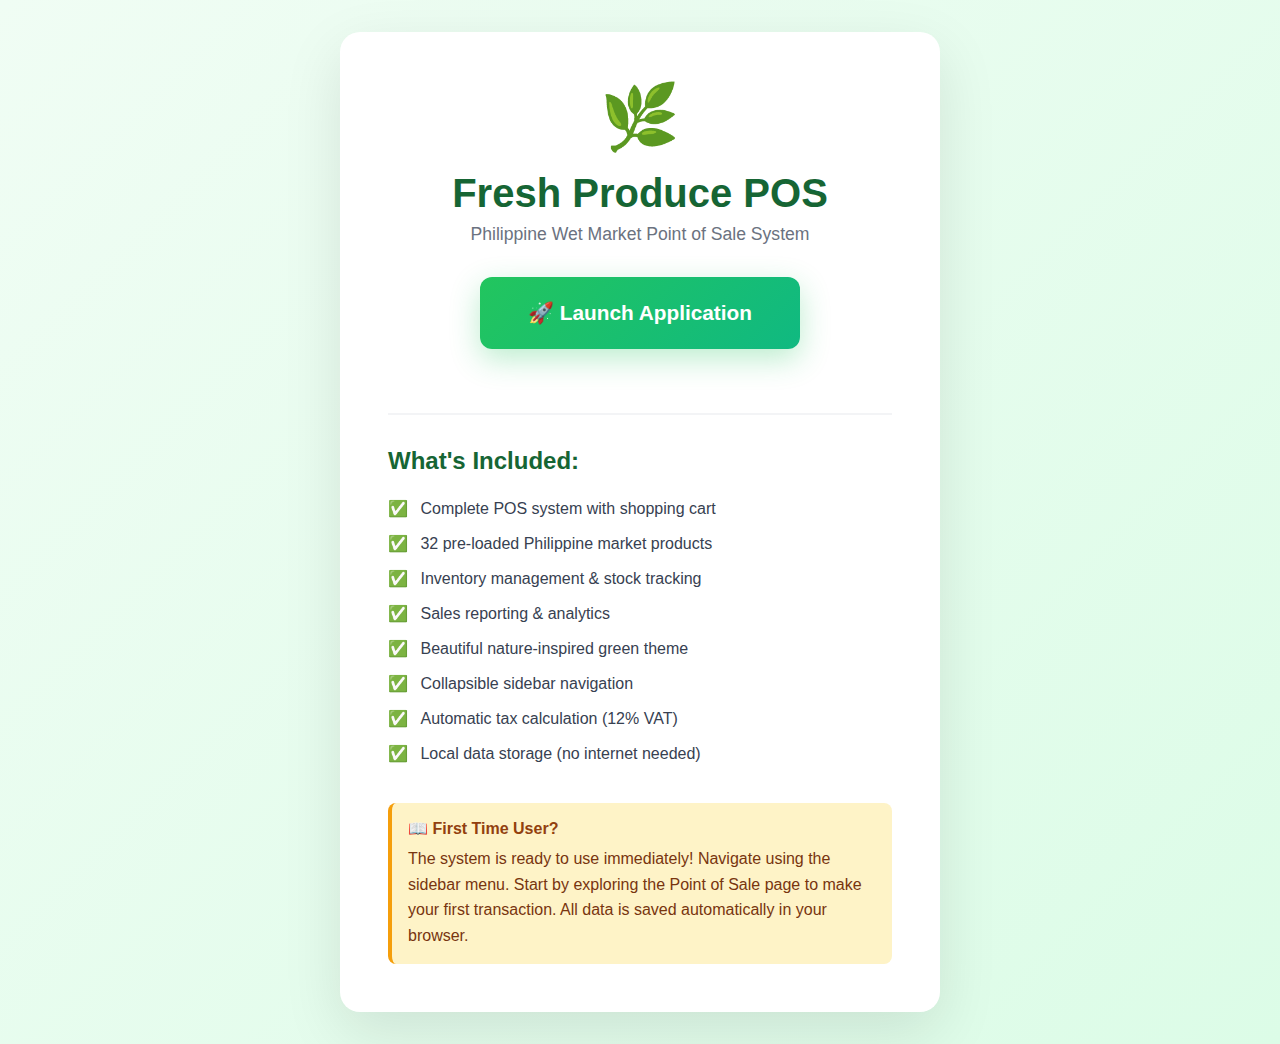
<file: index.html>
<!doctype html>
<html lang="en">
  <head>
    <meta charset="UTF-8" />
    <meta name="viewport" content="width=device-width, initial-scale=1.0" />
    <title>Quick Start - Fresh Produce POS</title>
    <style>
      * {
        margin: 0;
        padding: 0;
        box-sizing: border-box;
      }

      body {
        font-family: "Segoe UI", Tahoma, Geneva, Verdana, sans-serif;
        background: linear-gradient(135deg, #f0fdf4 0%, #dcfce7 100%);
        min-height: 100vh;
        display: flex;
        align-items: center;
        justify-content: center;
        padding: 2rem;
      }

      .container {
        background: white;
        border-radius: 20px;
        padding: 3rem;
        max-width: 600px;
        box-shadow: 0 20px 60px rgba(0, 0, 0, 0.1);
        text-align: center;
      }

      .logo {
        font-size: 4rem;
        margin-bottom: 1rem;
      }

      h1 {
        color: #166534;
        font-size: 2.5rem;
        margin-bottom: 0.5rem;
      }

      .tagline {
        color: #6b7280;
        font-size: 1.1rem;
        margin-bottom: 2rem;
      }

      .launch-btn {
        display: inline-block;
        background: linear-gradient(135deg, #22c55e, #10b981);
        color: white;
        padding: 1.5rem 3rem;
        border-radius: 12px;
        text-decoration: none;
        font-size: 1.3rem;
        font-weight: 700;
        box-shadow: 0 10px 30px rgba(34, 197, 94, 0.3);
        transition: all 0.3s ease;
        margin-bottom: 2rem;
      }

      .launch-btn:hover {
        transform: translateY(-3px);
        box-shadow: 0 15px 40px rgba(34, 197, 94, 0.4);
      }

      .features {
        text-align: left;
        margin-top: 2rem;
        padding-top: 2rem;
        border-top: 2px solid #f3f4f6;
      }

      .features h2 {
        color: #166534;
        margin-bottom: 1rem;
        font-size: 1.5rem;
      }

      .feature-list {
        list-style: none;
      }

      .feature-list li {
        padding: 0.5rem 0;
        color: #374151;
        font-size: 1rem;
      }

      .feature-list li::before {
        content: "✅ ";
        margin-right: 0.5rem;
      }

      .note {
        background: #fef3c7;
        border-left: 4px solid #f59e0b;
        padding: 1rem;
        margin-top: 2rem;
        border-radius: 8px;
        text-align: left;
      }

      .note strong {
        color: #92400e;
      }

      .note p {
        color: #78350f;
        margin-top: 0.5rem;
        line-height: 1.6;
      }
    </style>
  </head>
  <body>
    <div class="container">
      <div class="logo">🌿</div>
      <h1>Fresh Produce POS</h1>
      <p class="tagline">Philippine Wet Market Point of Sale System</p>

      <a href="index.html" class="launch-btn">🚀 Launch Application</a>

      <div class="features">
        <h2>What's Included:</h2>
        <ul class="feature-list">
          <li>Complete POS system with shopping cart</li>
          <li>32 pre-loaded Philippine market products</li>
          <li>Inventory management & stock tracking</li>
          <li>Sales reporting & analytics</li>
          <li>Beautiful nature-inspired green theme</li>
          <li>Collapsible sidebar navigation</li>
          <li>Automatic tax calculation (12% VAT)</li>
          <li>Local data storage (no internet needed)</li>
        </ul>
      </div>

      <div class="note">
        <strong>📖 First Time User?</strong>
        <p>
          The system is ready to use immediately! Navigate using the sidebar
          menu. Start by exploring the Point of Sale page to make your first
          transaction. All data is saved automatically in your browser.
        </p>
      </div>
    </div>
  </body>
</html>
</file>
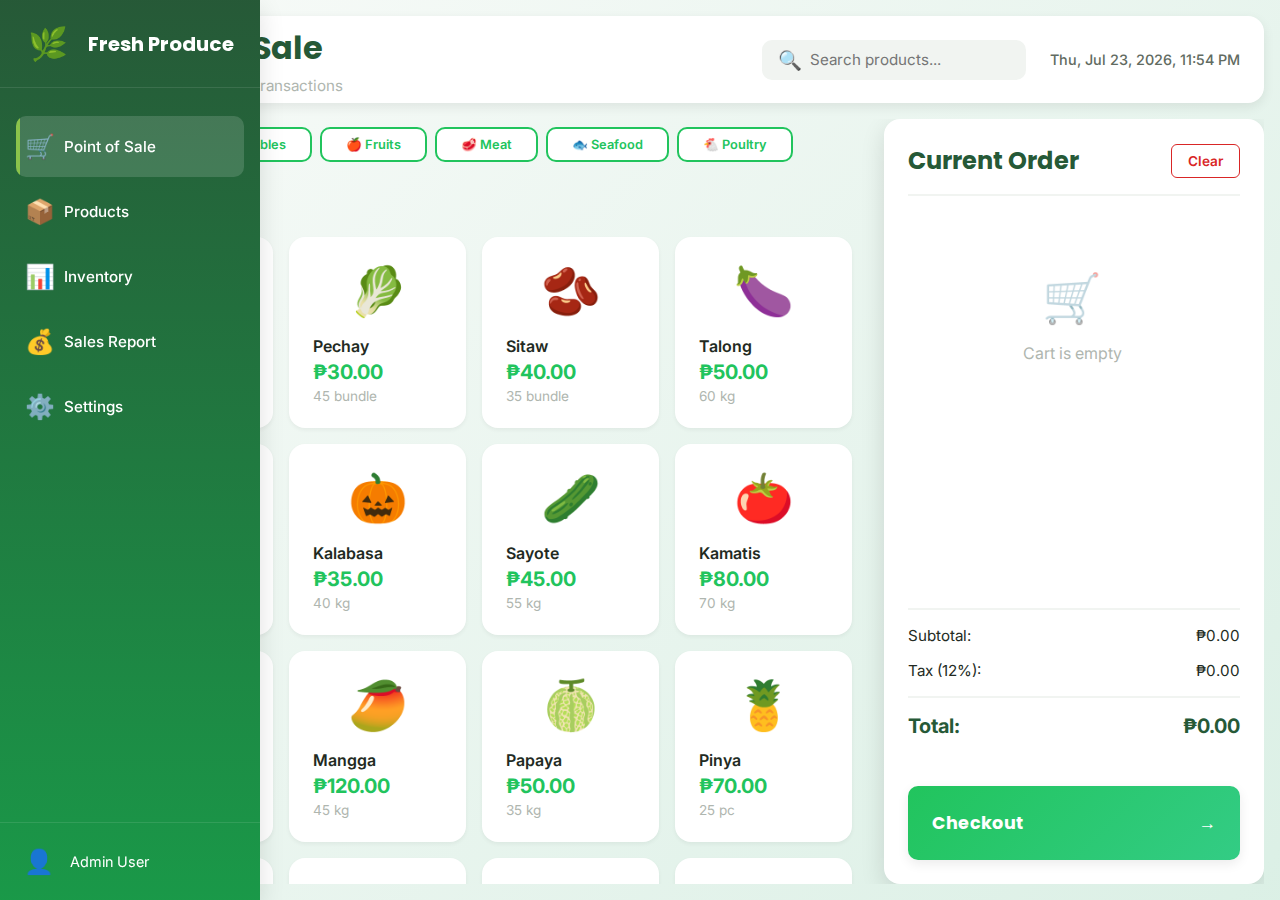
<file: app.html>
<!doctype html>
<html lang="en">
  <head>
    <meta charset="UTF-8" />
    <meta name="viewport" content="width=device-width, initial-scale=1.0" />
    <title>Fresh Produce POS - Philippine Wet Market</title>
    <meta
      name="description"
      content="Complete Point of Sale system for Philippine wet market products - fresh vegetables, fruits, meat, seafood and more"
    />
    <link rel="stylesheet" href="styles.css" />
    <link rel="preconnect" href="https://fonts.googleapis.com" />
    <link rel="preconnect" href="https://fonts.gstatic.com" crossorigin />
    <link
      href="https://fonts.googleapis.com/css2?family=Inter:wght@300;400;500;600;700&family=Poppins:wght@400;500;600;700&display=swap"
      rel="stylesheet"
    />
  </head>
  <body>
    <!-- Sidebar Navigation -->
    <nav class="sidebar" id="sidebar">
      <div class="sidebar-header">
        <div class="logo">
          <span class="logo-icon">🌿</span>
          <span class="logo-text">Fresh Produce</span>
        </div>
      </div>

      <ul class="sidebar-menu">
        <li class="menu-item active" data-page="pos">
          <span class="menu-icon">🛒</span>
          <span class="menu-text">Point of Sale</span>
        </li>
        <li class="menu-item" data-page="products">
          <span class="menu-icon">📦</span>
          <span class="menu-text">Products</span>
        </li>
        <li class="menu-item" data-page="inventory">
          <span class="menu-icon">📊</span>
          <span class="menu-text">Inventory</span>
        </li>
        <li class="menu-item" data-page="sales">
          <span class="menu-icon">💰</span>
          <span class="menu-text">Sales Report</span>
        </li>
        <li class="menu-item" data-page="settings">
          <span class="menu-icon">⚙️</span>
          <span class="menu-text">Settings</span>
        </li>
      </ul>

      <div class="sidebar-footer">
        <div class="user-info">
          <span class="user-icon">👤</span>
          <span class="user-text">Admin User</span>
        </div>
      </div>
    </nav>

    <!-- Main Content Area -->
    <main class="main-content">
      <!-- Header -->
      <header class="top-header">
        <div class="header-left">
          <h1 id="page-title">Point of Sale</h1>
          <p class="header-subtitle" id="page-subtitle">
            Process customer transactions
          </p>
        </div>
        <div class="header-right">
          <div class="search-box">
            <span class="search-icon">🔍</span>
            <input
              type="text"
              id="global-search"
              placeholder="Search products..."
            />
          </div>
          <div class="date-time" id="datetime"></div>
        </div>
      </header>

      <!-- POS Page -->
      <section class="page active" id="pos-page">
        <div class="pos-container">
          <!-- Product Categories & Grid -->
          <div class="products-section">
            <div class="category-filters">
              <button class="category-btn active" data-category="all">
                All
              </button>
              <button class="category-btn" data-category="vegetables">
                🥬 Vegetables
              </button>
              <button class="category-btn" data-category="fruits">
                🍎 Fruits
              </button>
              <button class="category-btn" data-category="meat">🥩 Meat</button>
              <button class="category-btn" data-category="seafood">
                🐟 Seafood
              </button>
              <button class="category-btn" data-category="poultry">
                🐔 Poultry
              </button>
              <button class="category-btn" data-category="spices">
                🌶️ Spices
              </button>
            </div>

            <div class="products-grid" id="products-grid">
              <!-- Products will be dynamically loaded here -->
            </div>
          </div>

          <!-- Floating Cart Button (Mobile Only) -->
          <button class="floating-cart-btn" id="floating-cart-btn">
            🛒 <span class="cart-count" id="cart-count">0</span>
          </button>

          <!-- Cart Section -->
          <div class="cart-section" id="cart-section">
            <div class="cart-header">
              <h2>Current Order</h2>
              <div class="cart-header-actions">
                <button class="close-cart-btn" id="close-cart-btn">✕</button>
                <button class="clear-cart-btn" id="clear-cart">Clear</button>
              </div>
            </div>

            <div class="cart-items" id="cart-items">
              <div class="empty-cart">
                <span class="empty-icon">🛒</span>
                <p>Cart is empty</p>
              </div>
            </div>

            <div class="cart-summary">
              <div class="summary-row">
                <span>Subtotal:</span>
                <span id="subtotal">₱0.00</span>
              </div>
              <div class="summary-row">
                <span>Tax (12%):</span>
                <span id="tax">₱0.00</span>
              </div>
              <div class="summary-row total">
                <span>Total:</span>
                <span id="total">₱0.00</span>
              </div>
            </div>

            <button class="checkout-btn" id="checkout-btn">
              <span>Checkout</span>
              <span class="btn-icon">→</span>
            </button>
          </div>
        </div>
      </section>

      <!-- Products Management Page -->
      <section class="page" id="products-page">
        <div class="page-actions">
          <button class="primary-btn" id="add-product-btn">
            <span>➕</span>
            Add New Product
          </button>
        </div>

        <div class="products-table-container">
          <table class="data-table">
            <thead>
              <tr>
                <th>Product Name</th>
                <th>Category</th>
                <th>Price</th>
                <th>Stock</th>
                <th>Unit</th>
                <th>Actions</th>
              </tr>
            </thead>
            <tbody id="products-table-body">
              <!-- Products will be loaded here -->
            </tbody>
          </table>
        </div>
      </section>

      <!-- Inventory Management Page -->
      <section class="page" id="inventory-page">
        <div class="inventory-stats">
          <div class="stat-card">
            <div class="stat-icon">📦</div>
            <div class="stat-info">
              <h3 id="total-products">0</h3>
              <p>Total Products</p>
            </div>
          </div>
          <div class="stat-card">
            <div class="stat-icon">⚠️</div>
            <div class="stat-info">
              <h3 id="low-stock">0</h3>
              <p>Low Stock Items</p>
            </div>
          </div>
          <div class="stat-card">
            <div class="stat-icon">❌</div>
            <div class="stat-info">
              <h3 id="out-of-stock">0</h3>
              <p>Out of Stock</p>
            </div>
          </div>
          <div class="stat-card">
            <div class="stat-icon">💵</div>
            <div class="stat-info">
              <h3 id="inventory-value">₱0</h3>
              <p>Inventory Value</p>
            </div>
          </div>
        </div>

        <div class="inventory-table-container">
          <h2>Inventory Status</h2>
          <table class="data-table">
            <thead>
              <tr>
                <th>Product</th>
                <th>Category</th>
                <th>Current Stock</th>
                <th>Unit</th>
                <th>Status</th>
                <th>Actions</th>
              </tr>
            </thead>
            <tbody id="inventory-table-body">
              <!-- Inventory items will be loaded here -->
            </tbody>
          </table>
        </div>
      </section>

      <!-- Sales Report Page -->
      <section class="page" id="sales-page">
        <div class="sales-filters">
          <button class="filter-btn active" data-period="today">Today</button>
          <button class="filter-btn" data-period="week">This Week</button>
          <button class="filter-btn" data-period="month">This Month</button>
          <button class="filter-btn" data-period="all">All Time</button>
        </div>

        <div class="sales-stats">
          <div class="stat-card">
            <div class="stat-icon">💰</div>
            <div class="stat-info">
              <h3 id="total-sales">₱0.00</h3>
              <p>Total Sales</p>
            </div>
          </div>
          <div class="stat-card">
            <div class="stat-icon">🧾</div>
            <div class="stat-info">
              <h3 id="total-transactions">0</h3>
              <p>Transactions</p>
            </div>
          </div>
          <div class="stat-card">
            <div class="stat-icon">📈</div>
            <div class="stat-info">
              <h3 id="avg-transaction">₱0.00</h3>
              <p>Avg. Transaction</p>
            </div>
          </div>
          <div class="stat-card">
            <div class="stat-icon">🏆</div>
            <div class="stat-info">
              <h3 id="top-product">-</h3>
              <p>Top Product</p>
            </div>
          </div>
        </div>

        <div class="sales-table-container">
          <h2>Recent Transactions</h2>
          <table class="data-table">
            <thead>
              <tr>
                <th>Transaction ID</th>
                <th>Date & Time</th>
                <th>Items</th>
                <th>Total Amount</th>
                <th>Actions</th>
              </tr>
            </thead>
            <tbody id="sales-table-body">
              <!-- Sales transactions will be loaded here -->
            </tbody>
          </table>
        </div>
      </section>

      <!-- Settings Page -->
      <section class="page" id="settings-page">
        <div class="settings-container">
          <h2>System Settings</h2>
          <div class="settings-grid">
            <div class="setting-item">
              <label for="store-name">Store Name</label>
              <input type="text" id="store-name" value="Fresh Produce Market" />
            </div>
            <div class="setting-item">
              <label for="tax-rate">Tax Rate (%)</label>
              <input type="number" id="tax-rate" value="12" step="0.1" />
            </div>
            <div class="setting-item">
              <label for="currency">Currency</label>
              <select id="currency">
                <option value="PHP" selected>Philippine Peso (₱)</option>
                <option value="USD">US Dollar ($)</option>
              </select>
            </div>
            <div class="setting-item">
              <label for="low-stock-threshold">Low Stock Alert</label>
              <input type="number" id="low-stock-threshold" value="10" />
            </div>
          </div>
          <button class="primary-btn" id="save-settings">Save Settings</button>
        </div>
      </section>
    </main>

    <!-- Modal for Product Form -->
    <div class="modal" id="product-modal">
      <div class="modal-content">
        <div class="modal-header">
          <h2 id="modal-title">Add New Product</h2>
          <button class="close-modal" id="close-modal">×</button>
        </div>
        <form id="product-form">
          <div class="form-group">
            <label for="product-name">Product Name</label>
            <input type="text" id="product-name" required />
          </div>
          <div class="form-group">
            <label for="product-category">Category</label>
            <select id="product-category" required>
              <option value="vegetables">Vegetables</option>
              <option value="fruits">Fruits</option>
              <option value="meat">Meat</option>
              <option value="seafood">Seafood</option>
              <option value="poultry">Poultry</option>
              <option value="spices">Spices</option>
            </select>
          </div>
          <div class="form-group">
            <label for="product-price">Price (₱)</label>
            <input type="number" id="product-price" step="0.01" required />
          </div>
          <div class="form-group">
            <label for="product-stock">Stock Quantity</label>
            <input type="number" id="product-stock" required />
          </div>
          <div class="form-group">
            <label for="product-unit">Unit</label>
            <select id="product-unit" required>
              <option value="kg">Kilogram (kg)</option>
              <option value="pc">Piece (pc)</option>
              <option value="bundle">Bundle</option>
              <option value="pack">Pack</option>
            </select>
          </div>
          <div class="form-actions">
            <button type="button" class="secondary-btn" id="cancel-form">
              Cancel
            </button>
            <button type="submit" class="primary-btn">Save Product</button>
          </div>
        </form>
      </div>
    </div>

    <!-- Modal for Checkout -->
    <div class="modal" id="checkout-modal">
      <div class="modal-content">
        <div class="modal-header">
          <h2>Complete Transaction</h2>
          <button class="close-modal" id="close-checkout">×</button>
        </div>
        <div class="checkout-summary">
          <div class="summary-item">
            <span>Total Amount:</span>
            <span class="amount" id="checkout-total">₱0.00</span>
          </div>
          <div class="form-group">
            <label for="payment-amount">Payment Received (₱)</label>
            <input
              type="number"
              id="payment-amount"
              step="0.01"
              placeholder="0.00"
            />
          </div>
          <div class="summary-item change-display">
            <span>Change:</span>
            <span class="amount" id="change-amount">₱0.00</span>
          </div>
        </div>
        <div class="form-actions">
          <button type="button" class="secondary-btn" id="cancel-checkout">
            Cancel
          </button>
          <button type="button" class="primary-btn" id="complete-sale">
            Complete Sale
          </button>
        </div>
      </div>
    </div>

    <!-- Modal for Stock Update -->
    <div class="modal" id="stock-modal">
      <div class="modal-content">
        <div class="modal-header">
          <h2>Update Stock</h2>
          <button class="close-modal" id="close-stock">×</button>
        </div>
        <form id="stock-form">
          <div class="form-group">
            <label id="stock-product-name">Product Name</label>
          </div>
          <div class="form-group">
            <label for="stock-quantity">New Stock Quantity</label>
            <input type="number" id="stock-quantity" required />
          </div>
          <div class="form-actions">
            <button type="button" class="secondary-btn" id="cancel-stock">
              Cancel
            </button>
            <button type="submit" class="primary-btn">Update Stock</button>
          </div>
        </form>
      </div>
    </div>

    <script src="app.js"></script>
  </body>
</html>
</file>
<file: styles.css>
/* ===== CSS RESET & BASE ===== */
* {
  margin: 0;
  padding: 0;
  box-sizing: border-box;
}

:root {
  /* Nature-Inspired Green Color Palette */
  --primary-green: hsl(142, 71%, 45%);
  --primary-green-dark: hsl(142, 71%, 35%);
  --primary-green-light: hsl(142, 71%, 55%);
  --secondary-green: hsl(152, 60%, 50%);
  --accent-green: hsl(88, 50%, 53%);
  --forest-green: hsl(140, 40%, 25%);
  --mint-green: hsl(150, 40%, 90%);
  --sage-green: hsl(120, 15%, 75%);

  /* Neutral Colors */
  --white: #ffffff;
  --off-white: hsl(120, 20%, 98%);
  --light-gray: hsl(120, 10%, 95%);
  --gray: hsl(120, 5%, 70%);
  --dark-gray: hsl(120, 5%, 40%);
  --charcoal: hsl(120, 10%, 15%);
  --black: #000000;

  /* Semantic Colors */
  --success: hsl(142, 71%, 45%);
  --warning: hsl(45, 100%, 51%);
  --danger: hsl(0, 70%, 50%);
  --info: hsl(200, 70%, 50%);

  /* Spacing */
  --spacing-xs: 0.25rem;
  --spacing-sm: 0.5rem;
  --spacing-md: 1rem;
  --spacing-lg: 1.5rem;
  --spacing-xl: 2rem;
  --spacing-2xl: 3rem;

  /* Typography */
  --font-primary:
    "Inter", -apple-system, BlinkMacSystemFont, "Segoe UI", sans-serif;
  --font-heading: "Poppins", sans-serif;

  /* Sidebar */
  --sidebar-collapsed-width: 80px;
  --sidebar-expanded-width: 260px;

  /* Transitions */
  --transition-fast: 0.2s ease;
  --transition-medium: 0.3s ease;
  --transition-slow: 0.5s ease;

  /* Shadows */
  --shadow-sm: 0 2px 4px rgba(0, 0, 0, 0.05);
  --shadow-md: 0 4px 12px rgba(0, 0, 0, 0.08);
  --shadow-lg: 0 8px 24px rgba(0, 0, 0, 0.12);
  --shadow-xl: 0 16px 48px rgba(0, 0, 0, 0.15);

  /* Border Radius */
  --radius-sm: 6px;
  --radius-md: 10px;
  --radius-lg: 16px;
  --radius-xl: 24px;
}

body {
  font-family: var(--font-primary);
  background: linear-gradient(
    135deg,
    var(--off-white) 0%,
    var(--mint-green) 100%
  );
  color: var(--charcoal);
  height: 100vh;
  overflow: hidden;
}

/* ===== SIDEBAR NAVIGATION ===== */
.sidebar {
  position: fixed;
  left: 0;
  top: 0;
  height: 100vh;
  width: var(--sidebar-collapsed-width);
  background: linear-gradient(
    180deg,
    var(--forest-green) 0%,
    var(--primary-green-dark) 100%
  );
  box-shadow: var(--shadow-lg);
  transition: width var(--transition-medium);
  z-index: 1000;
  overflow: hidden;
  display: flex;
  flex-direction: column;
}

.sidebar:hover {
  width: var(--sidebar-expanded-width);
}

.sidebar-header {
  padding: var(--spacing-lg);
  border-bottom: 1px solid rgba(255, 255, 255, 0.1);
  min-height: 80px;
  display: flex;
  align-items: center;
}

.logo {
  display: flex;
  align-items: center;
  gap: var(--spacing-md);
  white-space: nowrap;
}

.logo-icon {
  font-size: 2rem;
  min-width: 48px;
  display: flex;
  align-items: center;
  justify-content: center;
  transition: transform var(--transition-medium);
}

.sidebar:hover .logo-icon {
  transform: rotate(360deg);
}

.logo-text {
  font-family: var(--font-heading);
  font-size: 1.25rem;
  font-weight: 700;
  color: var(--white);
  opacity: 0;
  transition: opacity var(--transition-medium);
}

.sidebar:hover .logo-text {
  opacity: 1;
}

/* Sidebar Menu */
.sidebar-menu {
  list-style: none;
  padding: var(--spacing-lg) 0;
  flex: 1;
}

.menu-item {
  display: flex;
  align-items: center;
  padding: var(--spacing-md) 0;
  margin: var(--spacing-xs) var(--spacing-md);
  border-radius: var(--radius-md);
  cursor: pointer;
  transition: all var(--transition-fast);
  position: relative;
  overflow: hidden;
}

.menu-item::before {
  content: "";
  position: absolute;
  left: 0;
  top: 0;
  height: 100%;
  width: 4px;
  background: var(--accent-green);
  transform: scaleY(0);
  transition: transform var(--transition-fast);
}

.menu-item:hover {
  background: rgba(255, 255, 255, 0.1);
  transform: translateX(4px);
}

.menu-item.active {
  background: rgba(255, 255, 255, 0.15);
}

.menu-item.active::before {
  transform: scaleY(1);
}

.menu-icon {
  font-size: 1.5rem;
  min-width: 48px;
  display: flex;
  align-items: center;
  justify-content: center;
  transition: transform var(--transition-fast);
}

.menu-item:hover .menu-icon {
  transform: scale(1.1);
}

.menu-text {
  font-size: 0.95rem;
  font-weight: 500;
  color: var(--white);
  white-space: nowrap;
  opacity: 0;
  transition: opacity var(--transition-medium);
}

.sidebar:hover .menu-text {
  opacity: 1;
}

/* Sidebar Footer */
.sidebar-footer {
  padding: var(--spacing-lg);
  border-top: 1px solid rgba(255, 255, 255, 0.1);
}

.user-info {
  display: flex;
  align-items: center;
  gap: var(--spacing-md);
}

.user-icon {
  font-size: 1.5rem;
  display: flex;
  align-items: center;
  justify-content: center;
}

.user-text {
  font-size: 0.9rem;
  white-space: nowrap;
  color: var(--white);
  opacity: 0;
  transition: opacity var(--transition-medium);
}

.sidebar:hover .user-text {
  opacity: 1;
}

/* ===== MAIN CONTENT ===== */
.main-content {
  margin-left: var(--sidebar-collapsed-width);
  height: 100vh;
  padding: var(--spacing-md);
  transition: margin-left var(--transition-medium);
  display: flex;
  flex-direction: column;
  overflow: hidden;
}

/* Header */
.top-header {
  background: var(--white);
  padding: var(--spacing-sm) var(--spacing-lg);
  border-radius: var(--radius-lg);
  box-shadow: var(--shadow-md);
  margin-bottom: var(--spacing-md);
  display: flex;
  justify-content: space-between;
  align-items: center;
  flex-wrap: wrap;
  gap: var(--spacing-md);
  flex-shrink: 0;
  position: relative;
  z-index: 50;
}

.header-left h1 {
  font-family: var(--font-heading);
  font-size: 2rem;
  color: var(--forest-green);
  margin-bottom: var(--spacing-xs);
}

.header-subtitle {
  color: var(--gray);
  font-size: 0.95rem;
}

.header-right {
  display: flex;
  align-items: center;
  gap: var(--spacing-lg);
}

.search-box {
  display: flex;
  align-items: center;
  background: var(--light-gray);
  padding: var(--spacing-sm) var(--spacing-md);
  border-radius: var(--radius-md);
  gap: var(--spacing-sm);
  transition: all var(--transition-fast);
}

.search-box:focus-within {
  background: var(--white);
  box-shadow: 0 0 0 3px rgba(34, 197, 94, 0.2);
}

.search-icon {
  font-size: 1.2rem;
}

.search-box input {
  border: none;
  background: transparent;
  outline: none;
  font-family: var(--font-primary);
  font-size: 0.95rem;
  width: 200px;
}

.date-time {
  font-size: 0.9rem;
  color: var(--dark-gray);
  font-weight: 500;
}

/* ===== PAGE SECTIONS ===== */
.page {
  display: none;
  animation: fadeIn var(--transition-medium);
  height: 100%;
  overflow: hidden;
  flex: 1;
}

.page.active {
  display: flex;
  flex-direction: column;
}

@keyframes fadeIn {
  from {
    opacity: 0;
    transform: translateY(10px);
  }
  to {
    opacity: 1;
    transform: translateY(0);
  }
}

/* ===== POS PAGE ===== */
.pos-container {
  display: flex;
  gap: var(--spacing-lg);
  height: 100%;
  overflow: hidden;
}

.products-section {
  flex: 1;
  display: flex;
  flex-direction: column;
  overflow: hidden;
}

/* Category Filters */
.category-filters {
  display: flex;
  gap: var(--spacing-sm);
  margin-bottom: var(--spacing-lg);
  flex-wrap: wrap;
  padding-top: var(--spacing-sm);
}

.category-btn {
  padding: var(--spacing-sm) var(--spacing-lg);
  border: 2px solid var(--primary-green);
  background: var(--white);
  color: var(--primary-green);
  border-radius: var(--radius-md);
  font-family: var(--font-primary);
  font-size: 0.8rem;
  font-weight: 600;
  cursor: pointer;
  transition: all var(--transition-fast);
}

.category-btn:hover {
  background: var(--mint-green);
  transform: translateY(-2px);
  box-shadow: var(--shadow-sm);
}

.category-btn.active {
  background: var(--primary-green);
  color: var(--white);
}

/* Products Grid */
.products-grid {
  display: grid;
  grid-template-columns: repeat(auto-fill, minmax(160px, 1fr));
  grid-auto-rows: max-content;
  gap: var(--spacing-md);
  overflow-y: auto;
  padding-top: var(--spacing-sm);
  padding-right: var(--spacing-sm);
  padding-bottom: var(--spacing-xl);
  flex: 1;
  min-height: 0; /* Critical for flex scrolling */
}

.product-card {
  background: var(--white);
  border-radius: var(--radius-lg);
  padding: var(--spacing-lg);
  box-shadow: var(--shadow-sm);
  cursor: pointer;
  transition: all var(--transition-fast);
  position: relative;
  overflow: hidden;
  display: flex;
  flex-direction: column;
  min-height: 180px;
}

.product-card::before {
  content: "";
  position: absolute;
  top: 0;
  left: 0;
  right: 0;
  height: 4px;
  background: linear-gradient(90deg, var(--primary-green), var(--accent-green));
  transform: scaleX(0);
  transition: transform var(--transition-fast);
}

.product-card:hover {
  transform: translateY(-4px);
  box-shadow: var(--shadow-lg);
}

.product-card:hover::before {
  transform: scaleX(1);
}

.product-icon {
  font-size: 3rem;
  text-align: center;
  margin-bottom: var(--spacing-md);
}

.product-name {
  font-weight: 600;
  font-size: 1rem;
  color: var(--charcoal);
  margin-bottom: var(--spacing-xs);
}

.product-price {
  font-size: 1.25rem;
  font-weight: 700;
  color: var(--primary-green);
  margin-bottom: var(--spacing-xs);
}

.product-stock {
  font-size: 0.85rem;
  color: var(--gray);
}

.stock-low {
  color: var(--warning);
  font-weight: 600;
}

.stock-out {
  color: var(--danger);
  font-weight: 600;
}

/* Cart Section */
.cart-section {
  background: var(--white);
  border-radius: var(--radius-lg);
  padding: var(--spacing-lg);
  box-shadow: var(--shadow-lg);
  width: 380px;
  height: 100%;
  display: flex;
  flex-direction: column;
  position: relative;
  top: 0;
}

.cart-header {
  display: flex;
  justify-content: space-between;
  align-items: center;
  margin-bottom: var(--spacing-lg);
  padding-bottom: var(--spacing-md);
  border-bottom: 2px solid var(--light-gray);
}

.cart-header h2 {
  font-family: var(--font-heading);
  font-size: 1.5rem;
  color: var(--forest-green);
}

.clear-cart-btn {
  padding: var(--spacing-sm) var(--spacing-md);
  background: transparent;
  border: 1px solid var(--danger);
  color: var(--danger);
  border-radius: var(--radius-sm);
  cursor: pointer;
  font-family: var(--font-primary);
  font-size: 0.85rem;
  font-weight: 600;
  transition: all var(--transition-fast);
}

.clear-cart-btn:hover {
  background: var(--danger);
  color: var(--white);
}

/* Cart Items */
.cart-items {
  flex: 1;
  overflow-y: auto;
  margin-bottom: var(--spacing-md);
  padding-right: var(--spacing-xs);
}

.empty-cart {
  text-align: center;
  padding: var(--spacing-2xl) 0;
  color: var(--gray);
}

.empty-icon {
  font-size: 3rem;
  display: block;
  margin-bottom: var(--spacing-md);
  opacity: 0.5;
}

.cart-item {
  display: flex;
  justify-content: space-between;
  align-items: center;
  padding: var(--spacing-md);
  margin-bottom: var(--spacing-sm);
  background: var(--light-gray);
  border-radius: var(--radius-md);
  animation: slideIn var(--transition-fast);
}

@keyframes slideIn {
  from {
    opacity: 0;
    transform: translateX(20px);
  }
  to {
    opacity: 1;
    transform: translateX(0);
  }
}

.cart-item-info {
  flex: 1;
}

.cart-item-name {
  font-weight: 600;
  color: var(--charcoal);
  margin-bottom: var(--spacing-xs);
}

.cart-item-details {
  font-size: 0.85rem;
  color: var(--gray);
}

.cart-item-controls {
  display: flex;
  align-items: center;
  gap: var(--spacing-sm);
}

.qty-btn {
  width: 28px;
  height: 28px;
  border: none;
  background: var(--primary-green);
  color: var(--white);
  border-radius: var(--radius-sm);
  cursor: pointer;
  font-size: 1rem;
  font-weight: 700;
  transition: all var(--transition-fast);
}

.qty-btn:hover {
  background: var(--primary-green-dark);
  transform: scale(1.1);
}

.qty-display {
  min-width: 30px;
  text-align: center;
  font-weight: 600;
}

.remove-btn {
  margin-left: var(--spacing-sm);
  background: transparent;
  border: none;
  color: var(--danger);
  cursor: pointer;
  font-size: 1.2rem;
  transition: all var(--transition-fast);
}

.remove-btn:hover {
  transform: scale(1.2);
}

/* Cart Summary */
.cart-summary {
  padding: var(--spacing-md) 0;
  border-top: 2px solid var(--light-gray);
  margin-bottom: var(--spacing-md);
  flex-shrink: 0;
}

.summary-row {
  display: flex;
  justify-content: space-between;
  margin-bottom: var(--spacing-md);
  font-size: 0.95rem;
}

.summary-row.total {
  font-size: 1.25rem;
  font-weight: 700;
  color: var(--forest-green);
  padding-top: var(--spacing-md);
  border-top: 2px solid var(--light-gray);
}

/* Checkout Button */
.checkout-btn {
  width: 100%;
  padding: var(--spacing-lg);
  background: linear-gradient(
    135deg,
    var(--primary-green),
    var(--secondary-green)
  );
  color: var(--white);
  border: none;
  border-radius: var(--radius-md);
  font-family: var(--font-heading);
  font-size: 1.1rem;
  font-weight: 700;
  cursor: pointer;
  display: flex;
  justify-content: space-between;
  align-items: center;
  transition: all var(--transition-fast);
  box-shadow: var(--shadow-md);
}

.checkout-btn:hover {
  transform: translateY(-2px);
  box-shadow: var(--shadow-lg);
}

.checkout-btn:active {
  transform: translateY(0);
}

.checkout-btn:disabled {
  opacity: 0.5;
  cursor: not-allowed;
}

/* Floating Cart Button (Mobile Only) */
.floating-cart-btn {
  display: none;
  position: fixed;
  bottom: 90px;
  right: 20px;
  width: 60px;
  height: 60px;
  background: linear-gradient(135deg, var(--primary-green), var(--secondary-green));
  color: var(--white);
  border: none;
  border-radius: 50%;
  font-size: 1.5rem;
  cursor: pointer;
  box-shadow: var(--shadow-xl);
  z-index: 999;
  transition: all var(--transition-fast);
}

.floating-cart-btn:hover {
  transform: scale(1.1);
  box-shadow: 0 8px 32px rgba(34, 197, 94, 0.4);
}

.floating-cart-btn:active {
  transform: scale(0.95);
}

.cart-count {
  position: absolute;
  top: -5px;
  right: -5px;
  background: var(--danger);
  color: var(--white);
  font-size: 0.75rem;
  font-weight: 700;
  padding: 2px 6px;
  border-radius: 10px;
  min-width: 20px;
  text-align: center;
}

/* Cart Header Actions */
.cart-header-actions {
  display: flex;
  gap: var(--spacing-sm);
  align-items: center;
}

.close-cart-btn {
  display: none;
  padding: var(--spacing-xs) var(--spacing-sm);
  background: transparent;
  border: 1px solid var(--gray);
  color: var(--gray);
  border-radius: var(--radius-sm);
  cursor: pointer;
  font-size: 1.2rem;
  font-weight: 700;
  transition: all var(--transition-fast);
  line-height: 1;
}

.close-cart-btn:hover {
  background: var(--light-gray);
  color: var(--charcoal);
}


/* ===== PRODUCTS & INVENTORY PAGES ===== */
.page-actions {
  padding-top: var(--spacing-sm);
  margin-bottom: var(--spacing-xl);
}

.primary-btn {
  padding: var(--spacing-md) var(--spacing-xl);
  background: var(--primary-green);
  color: var(--white);
  border: none;
  border-radius: var(--radius-md);
  font-family: var(--font-primary);
  font-size: 1rem;
  font-weight: 600;
  cursor: pointer;
  display: inline-flex;
  align-items: center;
  gap: var(--spacing-sm);
  transition: all var(--transition-fast);
  box-shadow: var(--shadow-sm);
}

.primary-btn:hover {
  background: var(--primary-green-dark);
  transform: translateY(-2px);
  box-shadow: var(--shadow-md);
}

.secondary-btn {
  padding: var(--spacing-md) var(--spacing-xl);
  background: var(--white);
  color: var(--primary-green);
  border: 2px solid var(--primary-green);
  border-radius: var(--radius-md);
  font-family: var(--font-primary);
  font-size: 1rem;
  font-weight: 600;
  cursor: pointer;
  transition: all var(--transition-fast);
}

.secondary-btn:hover {
  background: var(--mint-green);
}

/* Data Tables */
.products-table-container,
.inventory-table-container,
.sales-table-container {
  background: var(--white);
  border-radius: var(--radius-lg);
  padding: var(--spacing-xl);
  box-shadow: var(--shadow-md);
  overflow-x: auto;
}

.data-table {
  width: 100%;
  border-collapse: collapse;
}

.data-table thead {
  background: linear-gradient(
    135deg,
    var(--primary-green),
    var(--secondary-green)
  );
  color: var(--white);
}

.data-table th {
  padding: var(--spacing-md) var(--spacing-lg);
  text-align: left;
  font-weight: 600;
  font-size: 0.9rem;
  text-transform: uppercase;
  letter-spacing: 0.5px;
}

.data-table tbody tr {
  border-bottom: 1px solid var(--light-gray);
  transition: background var(--transition-fast);
}

.data-table tbody tr:hover {
  background: var(--mint-green);
}

.data-table td {
  padding: var(--spacing-md) var(--spacing-lg);
  font-size: 0.95rem;
}

.action-btn {
  padding: var(--spacing-xs) var(--spacing-md);
  margin-right: var(--spacing-xs);
  border: none;
  border-radius: var(--radius-sm);
  font-size: 0.85rem;
  font-weight: 600;
  cursor: pointer;
  transition: all var(--transition-fast);
}

.edit-btn {
  background: var(--info);
  color: var(--white);
}

.edit-btn:hover {
  background: hsl(200, 70%, 40%);
}

.delete-btn {
  background: var(--danger);
  color: var(--white);
}

.delete-btn:hover {
  background: hsl(0, 70%, 40%);
}

.stock-btn {
  background: var(--warning);
  color: var(--charcoal);
}

.stock-btn:hover {
  background: hsl(45, 100%, 45%);
}

.status-badge {
  padding: var(--spacing-xs) var(--spacing-md);
  border-radius: var(--radius-sm);
  font-size: 0.85rem;
  font-weight: 600;
  display: inline-block;
}

.status-good {
  background: hsl(142, 71%, 90%);
  color: var(--success);
}

.status-low {
  background: hsl(45, 100%, 90%);
  color: hsl(45, 100%, 35%);
}

.status-out {
  background: hsl(0, 70%, 90%);
  color: var(--danger);
}

/* ===== INVENTORY & SALES STATS ===== */
.inventory-stats,
.sales-stats {
  display: grid;
  padding-top: var(--spacing-sm);
  grid-template-columns: repeat(auto-fit, minmax(250px, 1fr));
  gap: var(--spacing-lg);
  margin-bottom: var(--spacing-xl);
}

.stat-card {
  background: var(--white);
  border-radius: var(--radius-lg);
  padding: var(--spacing-xl);
  box-shadow: var(--shadow-md);
  display: flex;
  align-items: center;
  gap: var(--spacing-lg);
  transition: all var(--transition-fast);
  position: relative;
  overflow: hidden;
}

.stat-card::before {
  content: "";
  position: absolute;
  top: 0;
  left: 0;
  width: 100%;
  height: 4px;
  background: linear-gradient(90deg, var(--primary-green), var(--accent-green));
}

.stat-card:hover {
  transform: translateY(-4px);
  box-shadow: var(--shadow-lg);
}

.stat-icon {
  font-size: 3rem;
  width: 80px;
  height: 80px;
  display: flex;
  align-items: center;
  justify-content: center;
  background: linear-gradient(135deg, var(--mint-green), var(--sage-green));
  border-radius: var(--radius-md);
}

.stat-info h3 {
  font-family: var(--font-heading);
  font-size: 1.5rem;
  color: var(--forest-green);
  margin-bottom: var(--spacing-xs);
}

.stat-info p {
  color: var(--gray);
  font-size: 0.9rem;
}

/* ===== SALES PAGE ===== */
.sales-filters {
  display: flex;
  gap: var(--spacing-sm);
  margin-bottom: var(--spacing-xl);
}

.filter-btn {
  padding: var(--spacing-sm) var(--spacing-lg);
  background: var(--white);
  border: 2px solid var(--primary-green);
  color: var(--primary-green);
  border-radius: var(--radius-md);
  font-family: var(--font-primary);
  font-size: 0.9rem;
  font-weight: 600;
  cursor: pointer;
  transition: all var(--transition-fast);
}

.filter-btn:hover {
  background: var(--mint-green);
}

.filter-btn.active {
  background: var(--primary-green);
  color: var(--white);
}

/* ===== SETTINGS PAGE ===== */
.settings-container {
  background: var(--white);
  border-radius: var(--radius-lg);
  padding: var(--spacing-2xl);
  box-shadow: var(--shadow-md);
  max-width: 800px;
}

.settings-container h2 {
  font-family: var(--font-heading);
  font-size: 1.75rem;
  color: var(--forest-green);
  margin-bottom: var(--spacing-xl);
}

.settings-grid {
  display: grid;
  grid-template-columns: repeat(auto-fit, minmax(300px, 1fr));
  gap: var(--spacing-lg);
  margin-bottom: var(--spacing-xl);
}

.setting-item {
  display: flex;
  flex-direction: column;
  gap: var(--spacing-sm);
}

.setting-item label {
  font-weight: 600;
  color: var(--charcoal);
  font-size: 0.95rem;
}

.setting-item input,
.setting-item select {
  padding: var(--spacing-md);
  border: 2px solid var(--light-gray);
  border-radius: var(--radius-md);
  font-family: var(--font-primary);
  font-size: 1rem;
  transition: all var(--transition-fast);
}

.setting-item input:focus,
.setting-item select:focus {
  outline: none;
  border-color: var(--primary-green);
  box-shadow: 0 0 0 3px rgba(34, 197, 94, 0.1);
}

/* ===== MODALS ===== */
.modal {
  display: none;
  position: fixed;
  top: 0;
  left: 0;
  width: 100%;
  height: 100%;
  background: rgba(0, 0, 0, 0.6);
  backdrop-filter: blur(4px);
  z-index: 2000;
  align-items: center;
  justify-content: center;
  animation: fadeIn var(--transition-fast);
}

.modal.active {
  display: flex;
}

.modal-content {
  background: var(--white);
  border-radius: var(--radius-lg);
  padding: var(--spacing-2xl);
  max-width: 500px;
  width: 90%;
  max-height: 90vh;
  overflow-y: auto;
  box-shadow: var(--shadow-xl);
  animation: slideUp var(--transition-medium);
}

@keyframes slideUp {
  from {
    opacity: 0;
    transform: translateY(30px);
  }
  to {
    opacity: 1;
    transform: translateY(0);
  }
}

.modal-header {
  display: flex;
  justify-content: space-between;
  align-items: center;
  margin-bottom: var(--spacing-xl);
  padding-bottom: var(--spacing-md);
  border-bottom: 2px solid var(--light-gray);
}

.modal-header h2 {
  font-family: var(--font-heading);
  font-size: 1.5rem;
  color: var(--forest-green);
}

.close-modal {
  background: transparent;
  border: none;
  font-size: 2rem;
  color: var(--gray);
  cursor: pointer;
  transition: all var(--transition-fast);
  line-height: 1;
}

.close-modal:hover {
  color: var(--danger);
  transform: rotate(90deg);
}

/* Form Styles */
.form-group {
  margin-bottom: var(--spacing-lg);
}

.form-group label {
  display: block;
  margin-bottom: var(--spacing-sm);
  font-weight: 600;
  color: var(--charcoal);
  font-size: 0.95rem;
}

.form-group input,
.form-group select {
  width: 100%;
  padding: var(--spacing-md);
  border: 2px solid var(--light-gray);
  border-radius: var(--radius-md);
  font-family: var(--font-primary);
  font-size: 1rem;
  transition: all var(--transition-fast);
}

.form-group input:focus,
.form-group select:focus {
  outline: none;
  border-color: var(--primary-green);
  box-shadow: 0 0 0 3px rgba(34, 197, 94, 0.1);
}

.form-actions {
  display: flex;
  gap: var(--spacing-md);
  justify-content: flex-end;
  margin-top: var(--spacing-xl);
}

/* Checkout Modal Specific */
.checkout-summary {
  padding: var(--spacing-lg) 0;
}

.summary-item {
  display: flex;
  justify-content: space-between;
  margin-bottom: var(--spacing-md);
  font-size: 1rem;
}

.summary-item .amount {
  font-weight: 700;
  color: var(--primary-green);
}

.change-display {
  padding-top: var(--spacing-md);
  border-top: 2px solid var(--light-gray);
  font-size: 1.25rem;
}

.change-display .amount {
  font-size: 1.5rem;
  color: var(--forest-green);
}

/* ===== SCROLLBAR STYLING ===== */
::-webkit-scrollbar {
  width: 8px;
  height: 8px;
}

::-webkit-scrollbar-track {
  background: var(--light-gray);
  border-radius: var(--radius-sm);
}

::-webkit-scrollbar-thumb {
  background: var(--primary-green);
  border-radius: var(--radius-sm);
}

::-webkit-scrollbar-thumb:hover {
  background: var(--primary-green-dark);
}

/* ===== RESPONSIVE DESIGN ===== */

/* Large Desktop (1440px+) */
@media (min-width: 1440px) {
  .products-grid {
    grid-template-columns: repeat(auto-fill, minmax(180px, 1fr));
  }
}

/* Desktop/Laptop (1025px - 1439px) - Default styles apply */

/* Tablet Landscape & Small Desktop (769px - 1024px) */
@media (max-width: 1024px) {
  .cart-section {
    width: 320px;
  }

  .products-grid {
    grid-template-columns: repeat(auto-fill, minmax(150px, 1fr));
  }

  .header-left h1 {
    font-size: 1.5rem;
  }

  .search-box input {
    width: 150px;
  }
}

/* Tablet Portrait & Below (≤768px) */
@media (max-width: 768px) {
  /* Sidebar becomes bottom nav on mobile */
  .sidebar {
    width: 100%;
    height: 70px;
    top: auto;
    bottom: 0;
    flex-direction: row;
    box-shadow: 0 -4px 12px rgba(0, 0, 0, 0.1);
  }

  .sidebar:hover {
    width: 100%;
  }

  .sidebar-header {
    display: none;
  }

  .sidebar-menu {
    display: flex;
    flex-direction: row;
    justify-content: space-around;
    width: 100%;
    padding: 0;
    margin: 0;
  }

  .menu-item {
    flex-direction: column;
    margin: 0;
    padding: var(--spacing-xs);
    gap: 2px;
    flex: 1;
    justify-content: center;
  }

  .menu-icon {
    font-size: 1.5rem;
    min-width: auto;
  }

  .menu-text {
    font-size: 0.65rem;
    opacity: 1;
  }

  .sidebar-footer {
    display: none;
  }

  /* Main content adjustments */
  .main-content {
    margin-left: 0;
    margin-bottom: 70px;
    padding: var(--spacing-sm);
  }

  /* Header adjustments */
  .top-header {
    flex-direction: column;
    align-items: stretch;
    padding: var(--spacing-md);
  }

  .header-left h1 {
    font-size: 1.5rem;
  }

  .header-subtitle {
    font-size: 0.85rem;
  }

  .header-right {
    flex-direction: column;
    gap: var(--spacing-sm);
  }

  .search-box {
    width: 100%;
  }

  .search-box input {
    width: 100%;
  }

  .date-time {
    font-size: 0.8rem;
  }

  /* POS Layout - Stack vertically */
  .pos-container {
    flex-direction: column;
    gap: var(--spacing-md);
  }

  /* Floating Cart Button - Show on mobile */
  .floating-cart-btn {
    display: flex;
    align-items: center;
    justify-content: center;
  }

  /* Cart Section - Slide up panel on mobile */
  .cart-section {
    position: fixed;
    bottom: 0;
    left: 0;
    right: 0;
    width: 100%;
    height: 70vh;
    max-height: 70vh;
    background: var(--white);
    border-radius: var(--radius-lg) var(--radius-lg) 0 0;
    box-shadow: 0 -4px 24px rgba(0, 0, 0, 0.15);
    transform: translateY(100%);
    transition: transform var(--transition-medium);
    z-index: 1000;
    overflow: hidden;
    visibility: hidden;
  }

  .cart-section.active {
    transform: translateY(0);
    visibility: visible;
  }

  /* Show close button on mobile */
  .close-cart-btn {
    display: block;
  }

  .products-section {
    width: 100%;
    flex: 1;
  }

  /* Product grid */
  .products-grid {
    grid-template-columns: repeat(2, 1fr);
    gap: var(--spacing-sm);
  }

  .product-card {
    padding: var(--spacing-md);
    min-height: 160px;
  }

  .product-icon {
    font-size: 2.5rem;
  }

  .product-name {
    font-size: 0.9rem;
  }

  .product-price {
    font-size: 1.1rem;
  }

  /* Category filters */
  .category-filters {
    overflow-x: auto;
    flex-wrap: nowrap;
    gap: var(--spacing-xs);
    padding-bottom: var(--spacing-xs);
  }

  .category-btn {
    white-space: nowrap;
    padding: var(--spacing-xs) var(--spacing-md);
    font-size: 0.75rem;
  }

  /* Stats grids */
  .inventory-stats,
  .sales-stats {
    grid-template-columns: repeat(2, 1fr);
    gap: var(--spacing-sm);
  }

  .stat-card {
    padding: var(--spacing-md);
  }

  .stat-icon {
    font-size: 1.5rem;
  }

  .stat-info h3 {
    font-size: 1.25rem;
  }

  .stat-info p {
    font-size: 0.8rem;
  }

  /* Tables - Make scrollable */
  .products-table-container,
  .inventory-table-container,
  .sales-table-container {
    padding: var(--spacing-md);
    overflow-x: auto;
  }

  .data-table {
    font-size: 0.85rem;
  }

  .data-table th,
  .data-table td {
    padding: var(--spacing-sm) var(--spacing-md);
    white-space: nowrap;
  }

  /* Modals */
  .modal-content {
    width: 95%;
    max-width: 500px;
    margin: var(--spacing-md);
  }

  .modal-header h2 {
    font-size: 1.25rem;
  }

  /* Settings */
  .settings-grid {
    grid-template-columns: 1fr;
  }

  /* Sales filters */
  .sales-filters {
    flex-wrap: wrap;
    gap: var(--spacing-xs);
  }

  .filter-btn {
    font-size: 0.85rem;
    padding: var(--spacing-sm) var(--spacing-md);
  }
}

/* Mobile (≤480px) */
@media (max-width: 480px) {
  /* Header */
  .header-left h1 {
    font-size: 1.25rem;
  }

  .top-header {
    padding: var(--spacing-sm);
  }

  /* Product grid - Single column on very small screens */
  .products-grid {
    grid-template-columns: repeat(2, 1fr);
    gap: var(--spacing-xs);
  }

  .product-card {
    padding: var(--spacing-sm);
    min-height: 140px;
  }

  .product-icon {
    font-size: 2rem;
    margin-bottom: var(--spacing-sm);
  }

  .product-name {
    font-size: 0.85rem;
  }

  .product-price {
    font-size: 1rem;
  }

  .product-stock {
    font-size: 0.75rem;
  }

  /* Cart */
  .cart-section {
    padding: var(--spacing-md);
  }

  .cart-header h2 {
    font-size: 1.25rem;
  }

  .cart-item {
    padding: var(--spacing-sm);
    flex-direction: column;
    align-items: flex-start;
    gap: var(--spacing-sm);
  }

  .cart-item-controls {
    width: 100%;
    justify-content: space-between;
  }

  /* Stats - Single column */
  .inventory-stats,
  .sales-stats {
    grid-template-columns: 1fr;
  }

  /* Modals - Full screen on mobile */
  .modal-content {
    width: 100%;
    height: 100%;
    max-width: none;
    margin: 0;
    border-radius: 0;
  }

  /* Buttons */
  .primary-btn,
  .secondary-btn {
    padding: var(--spacing-sm) var(--spacing-md);
    font-size: 0.9rem;
  }

  .checkout-btn {
    padding: var(--spacing-md);
    font-size: 1rem;
  }

  /* Form elements */
  .form-group label {
    font-size: 0.9rem;
  }

  .form-group input,
  .form-group select {
    font-size: 0.9rem;
  }

  /* Menu items - Smaller text */
  .menu-text {
    font-size: 0.6rem;
  }

  .menu-icon {
    font-size: 1.25rem;
  }

  /* Category buttons */
  .category-btn {
    font-size: 0.7rem;
    padding: 6px 12px;
  }

  /* Action buttons in tables */
  .action-btn {
    padding: 4px 8px;
    font-size: 0.75rem;
  }
}

/* Extra Small Mobile (≤375px) */
@media (max-width: 375px) {
  .header-left h1 {
    font-size: 1.1rem;
  }

  .product-card {
    min-height: 130px;
  }

  .cart-section {
    min-height: 250px;
  }
}

/* Landscape orientation adjustments */
@media (max-height: 600px) and (orientation: landscape) {
  .sidebar {
    height: 60px;
  }

  .main-content {
    margin-bottom: 60px;
  }

  .menu-item {
    padding: 4px;
  }

  .menu-icon {
    font-size: 1.25rem;
  }

  .menu-text {
    display: none;
  }
}
</file>
